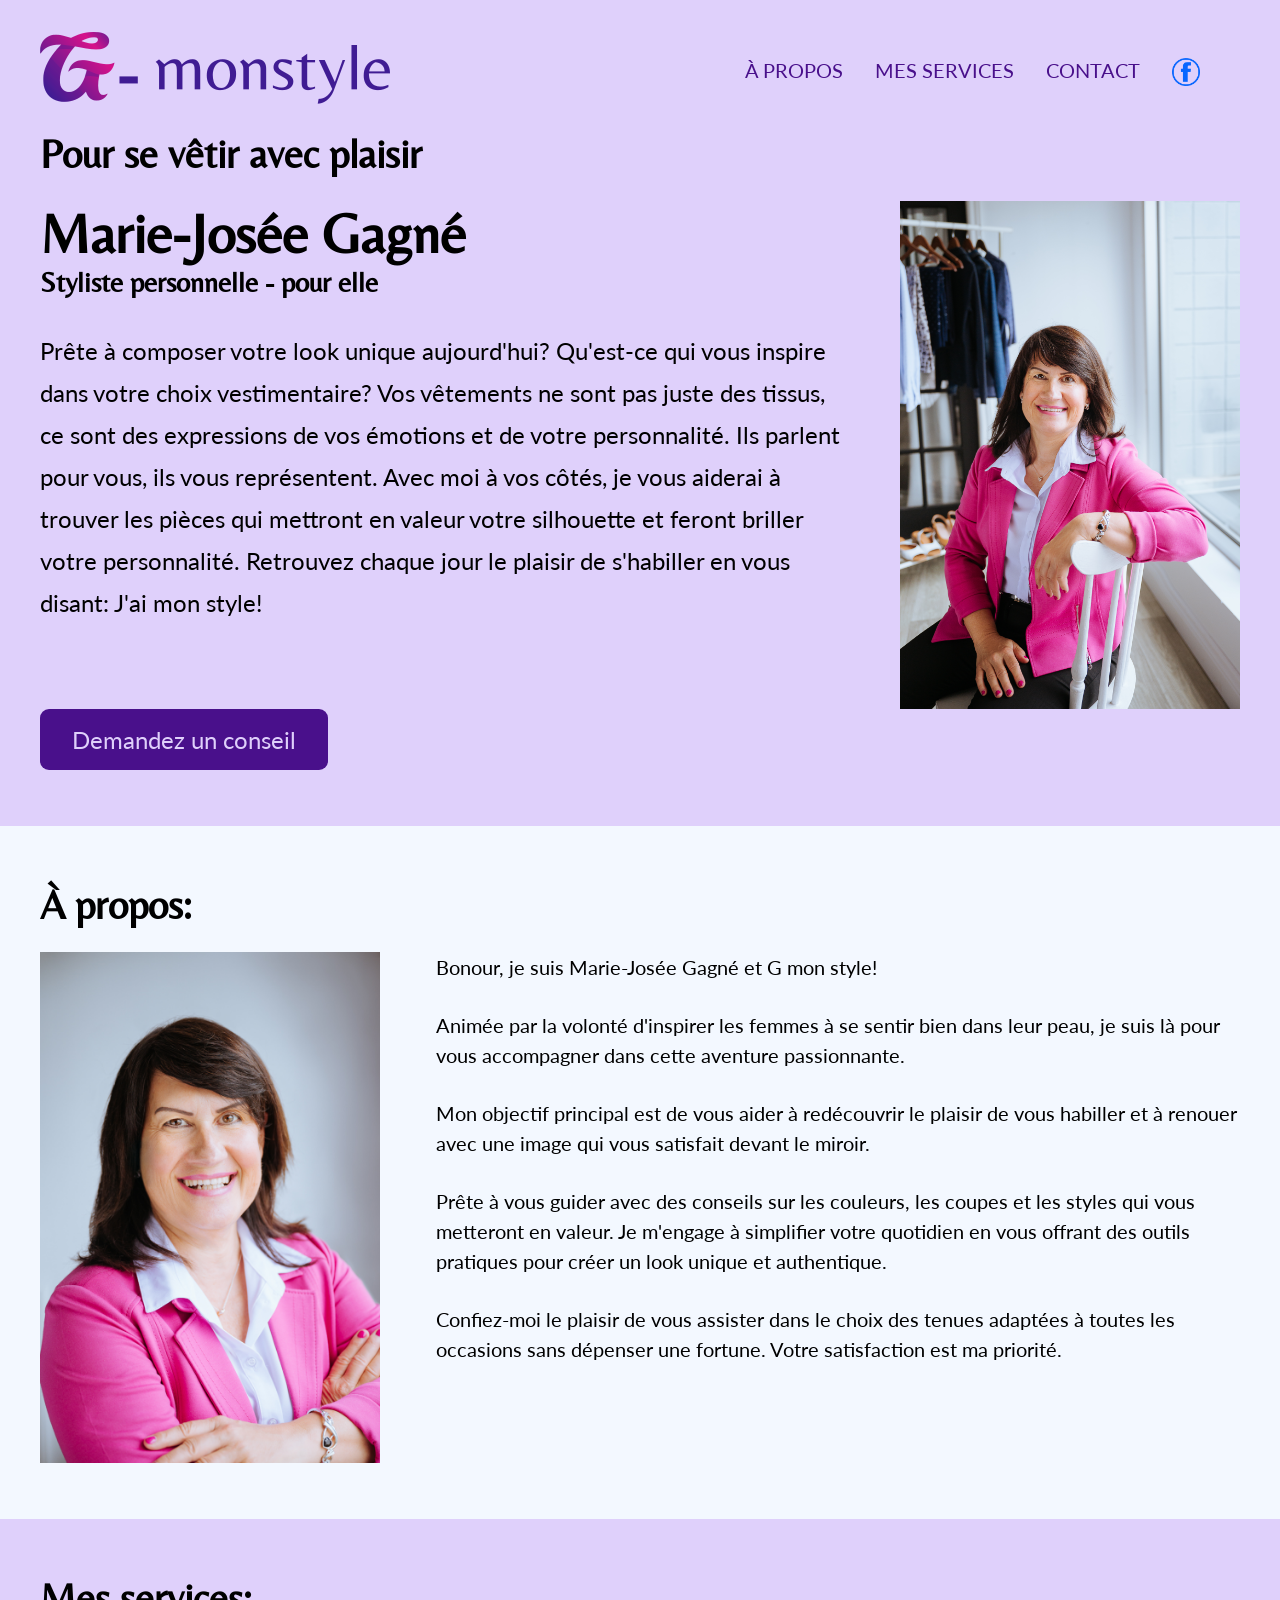
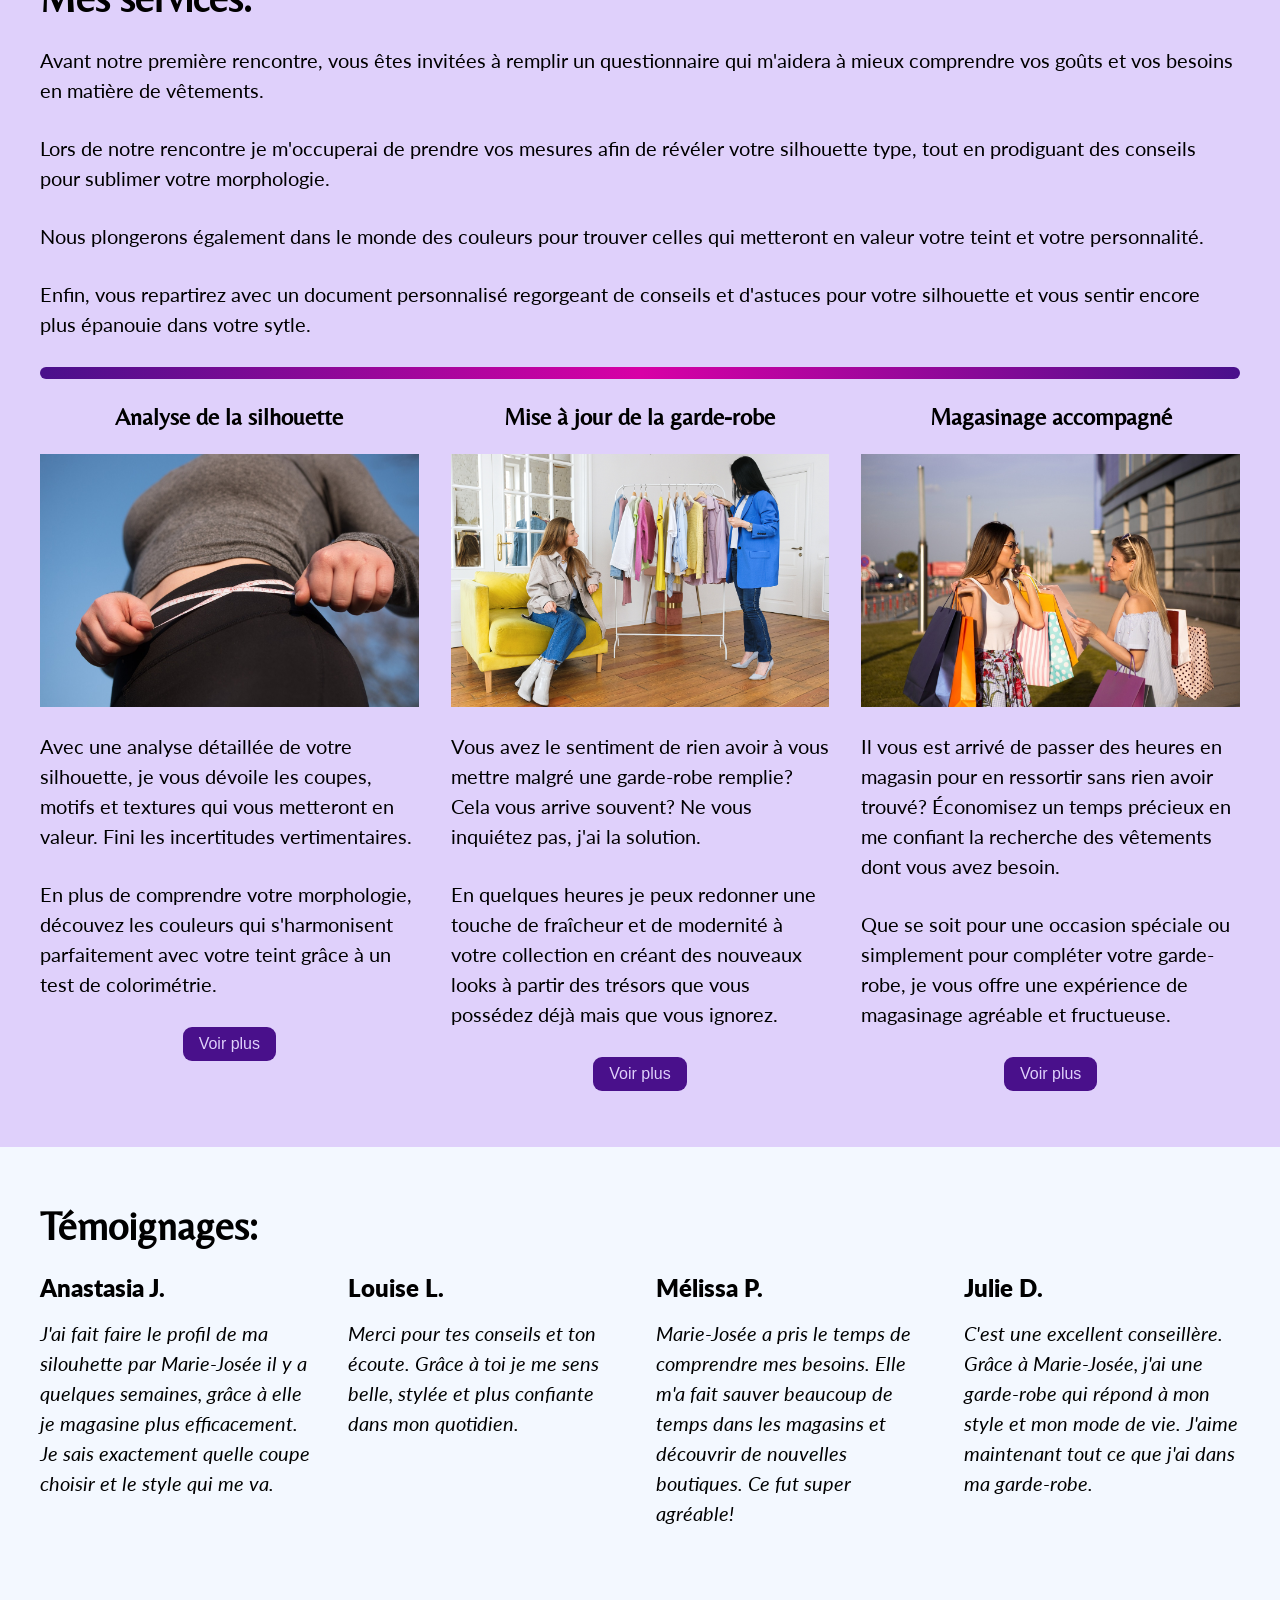
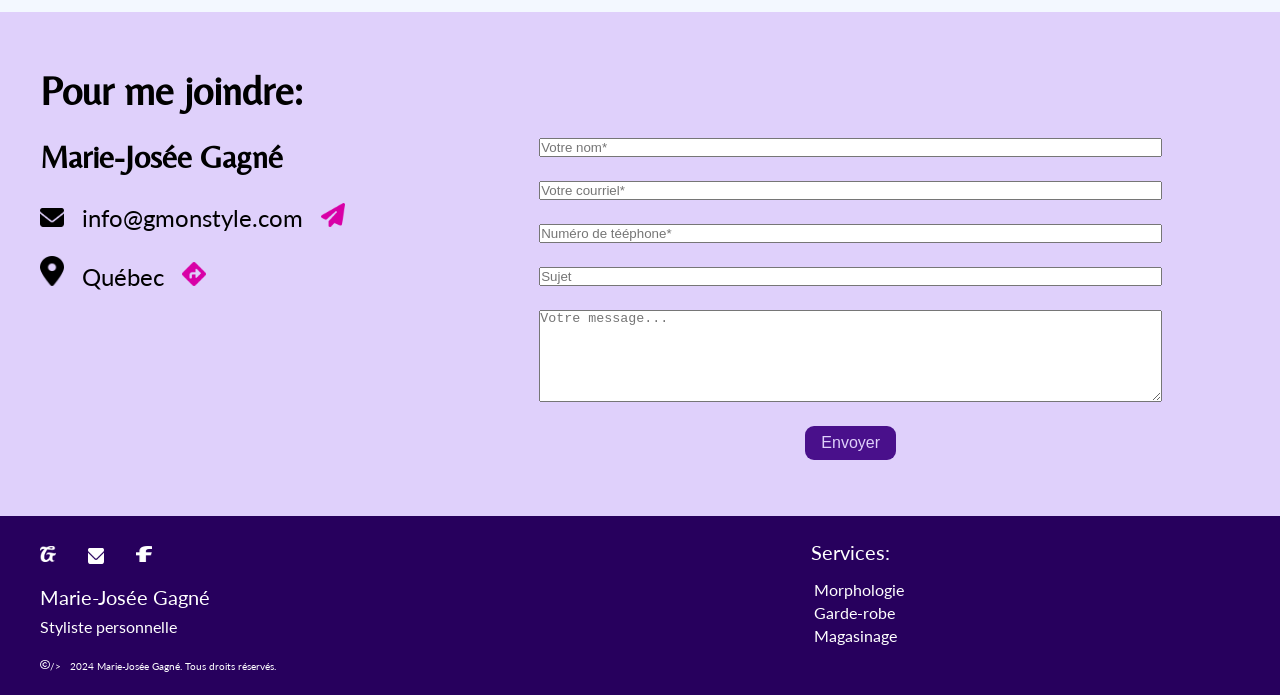
<file: index.html>
<!DOCTYPE html>
<html lang="fr">
    <head>
        <meta charset="UTF-8" />
        <meta http-equiv="X-UA-Compatible" content="IE=edge" />
        <meta name="viewport" content="width=device-width, initial-scale=1.0" />
        <meta
            name="description"
            content="Marie-Josée Gagné Styliste Québec colorimétrie vêtements conseils magasinage"
        />

        <!-- Google Tag Manager -->
        <script>
            (function (w, d, s, l, i) {
                w[l] = w[l] || [];
                w[l].push({
                    "gtm.start": new Date().getTime(),
                    event: "gtm.js",
                });
                var f = d.getElementsByTagName(s)[0],
                    j = d.createElement(s),
                    dl = l != "dataLayer" ? "&l=" + l : "";
                j.async = true;
                j.src = "https://www.googletagmanager.com/gtm.js?id=" + i + dl;
                f.parentNode.insertBefore(j, f);
            })(window, document, "script", "dataLayer", "GTM-5GHGKK77");
        </script>
        <!-- End Google Tag Manager -->

        <meta property="og:local" content="fr_FR" />
        <meta property="og:type" content="website" />
        <meta property="og:title" content="G-monstyle" />
        <meta
            property="og:description"
            content="Marie-Josée Gagné Styliste Québec colorimétrie vêtements conseils magasinage"
        />

        <link rel="stylesheet" href="css/style.css" />
        <link rel="stylesheet" href="css/media.css" />
        <link rel="canonical" href="https://www.gmonstyle.com" />

        <link rel="icon" href="favicon.ico" />
        <link rel="apple-touch-icon" href="/images/apple-touch-icon.png" />

        <link rel="preconnect" href="https://fonts.googleapis.com" />
        <link rel="preconnect" href="https://fonts.gstatic.com" crossorigin />
        <link
            href="https://fonts.googleapis.com/css2?family=Belleza&family=Lato:wght@300;400;700&display=swap"
            rel="stylesheet"
        />

        <title>Marie-Josée Gagné | Styliste personnelle</title>

        <script type="application/ld+json">
            {
                "@context": "https://schema.org",
                "@type": "Organization",
                "name": "G-monstyle",
                "url": "https://www.gmonstyle.com",
                "logo": "https://www.gmonstyle.com/images/logo.png",
                "image": "https://www.gmonstyle.com/images/logoName.png",
                "sameAs": ["https://www.facebook.com/gmonstyle"],
                "address": {
                    "@type": "PostalAddress",
                    "addressLocality": "Quebec",
                    "addressRegion": "Quebec",
                    "postalCode": "G2A 2H2",
                    "addressCountry": "Canada"
                },
                "contactPoint": {
                    "@type": "ContactPoint",
                    "name": "Marie-Josee Gagne",
                    "telephone": "613-406-1966",
                    "email": "info@gmaonstyle.com",
                    "contactType": "Customer Service"
                }
            }
        </script>
    </head>

    <body>
        <!-- Google Tag Manager (noscript) -->
        <noscript
            ><iframe
                src="https://www.googletagmanager.com/ns.html?id=GTM-5GHGKK77"
                height="0"
                width="0"
                style="display: none; visibility: hidden"
            ></iframe
        ></noscript>
        <!-- End Google Tag Manager (noscript) -->
        <header class="header" id="home">
            <nav class="nav-container">
                <img
                    class="nav-logo-img"
                    src="images/logoName.png"
                    alt="G-monstyle logo"
                />

                <ul class="nav-menu">
                    <li class="nav-items">
                        <a href="#about" class="nav-link">À propos</a>
                    </li>
                    <li class="nav-items">
                        <a href="#services" class="nav-link">Mes services</a>
                    </li>
                    <li class="nav-items">
                        <a href="#contact" class="nav-link">Contact</a>
                    </li>

                    <li class="nav-items">
                        <a
                            class="nav-link"
                            href="https://www.facebook.com/Gmonstyle/"
                            target="_blank"
                        >
                            <img
                                class="facebook-icon"
                                src="images/facebook.png"
                                alt="facebook icon"
                            />
                        </a>
                    </li>
                </ul>

                <div class="hamburger">
                    <span class="bar"></span>
                    <span class="bar"></span>
                    <span class="bar"></span>
                </div>
            </nav>
        </header>

        <section class="hero" id="home">
            <div class="container">
                <h2 class="lead">Pour se vêtir avec plaisir</h2>

                <div class="wraper">
                    <img
                        class="marie-josee-hero-img"
                        src="images/marie-josee-hero.png"
                        alt="Marie-Josée Gagné photo"
                    />

                    <h1 class="title-name">Marie-Josée Gagné</h1>
                    <h2 class="styliste">Styliste personnelle - pour elle</h2>

                    <p class="mission">
                        Prête à composer votre look unique aujourd'hui?
                        Qu'est-ce qui vous inspire dans votre choix
                        vestimentaire? Vos vêtements ne sont pas juste des
                        tissus, ce sont des expressions de vos émotions et de
                        votre personnalité. Ils parlent pour vous, ils vous
                        représentent. Avec moi à vos côtés, je vous aiderai à
                        trouver les pièces qui mettront en valeur votre
                        silhouette et feront briller votre personnalité.
                        Retrouvez chaque jour le plaisir de s'habiller en vous
                        disant: J'ai mon style!
                    </p>
                </div>

                <a class="btn contact-link" href="#contact"
                    >Demandez un conseil</a
                >
            </div>
        </section>

        <section class="about">
            <div class="container">
                <h2 class="sub-header" id="about">À propos:</h2>

                <div class="wrapper">
                    <img
                        class="marie-josee-about-img"
                        src="images/marie-josee-about.png"
                        alt="Marie-Josée Gagné photo"
                    />

                    <p class="text">
                        Bonour, je suis Marie-Josée Gagné et G mon style!
                    </p>
                    <p class="text">
                        Animée par la volonté d'inspirer les femmes à se sentir
                        bien dans leur peau, je suis là pour vous accompagner
                        dans cette aventure passionnante.
                    </p>

                    <p class="text">
                        Mon objectif principal est de vous aider à redécouvrir
                        le plaisir de vous habiller et à renouer avec une image
                        qui vous satisfait devant le miroir.
                    </p>

                    <p class="text">
                        Prête à vous guider avec des conseils sur les couleurs,
                        les coupes et les styles qui vous metteront en valeur.
                        Je m'engage à simplifier votre quotidien en vous offrant
                        des outils pratiques pour créer un look unique et
                        authentique.
                    </p>

                    <p class="text">
                        Confiez-moi le plaisir de vous assister dans le choix
                        des tenues adaptées à toutes les occasions sans dépenser
                        une fortune. Votre satisfaction est ma priorité.
                    </p>
                </div>
            </div>
        </section>

        <section class="services">
            <div class="container">
                <h2 class="sub-header" id="services">Mes services:</h2>

                <div>
                    <p class="text">
                        Avant notre première rencontre, vous êtes invitées à
                        remplir un questionnaire qui m'aidera à mieux comprendre
                        vos goûts et vos besoins en matière de vêtements.
                    </p>
                    <p class="text">
                        Lors de notre rencontre je m'occuperai de prendre vos
                        mesures afin de révéler votre silhouette type, tout en
                        prodiguant des conseils pour sublimer votre morphologie.
                    </p>
                    <p class="text">
                        Nous plongerons également dans le monde des couleurs
                        pour trouver celles qui metteront en valeur votre teint
                        et votre personnalité.
                    </p>
                    <p class="text">
                        Enfin, vous repartirez avec un document personnalisé
                        regorgeant de conseils et d'astuces pour votre
                        silhouette et vous sentir encore plus épanouie dans
                        votre sytle.
                    </p>
                </div>

                <hr class="hr-separator" />

                <div class="services-grid">
                    <div class="service1" id="silhouette">
                        <h1 class="service-title">Analyse de la silhouette</h1>
                        <img
                            class="services-img"
                            src="images/serv1-silhouette-1280x853.png"
                            alt="femme qui prend son tour de taille"
                        />
                        <p class="text">
                            Avec une analyse détaillée de votre silhouette, je
                            vous dévoile les coupes, motifs et textures qui vous
                            metteront en valeur. Fini les incertitudes
                            vertimentaires.
                        </p>
                        <p class="text">
                            En plus de comprendre votre morphologie, découvez
                            les couleurs qui s'harmonisent parfaitement avec
                            votre teint grâce à un test de colorimétrie.
                        </p>

                        <p class="text hidden-serv1 hidden">
                            Ce service inclut également la remise d'un document
                            de référence après notre rencontre. Ce guide complet
                            regorge de conseils personnalisés pour des choix
                            vestimentaires éclairés et des combinaisons
                            harmonieuses.
                        </p>

                        <button class="btn show-more-btn">Voir plus</button>

                        <hr class="hr-services" />
                    </div>

                    <div class="service2" id="garde-robe">
                        <h1 class="service-title">
                            Mise à jour de la garde-robe
                        </h1>

                        <img
                            class="services-img"
                            src="images/serv2-panderie-1280x853.png"
                            alt="femme qui choisit vetements dans sa garde-robe"
                        />
                        <p class="text">
                            Vous avez le sentiment de rien avoir à vous mettre
                            malgré une garde-robe remplie? Cela vous arrive
                            souvent? Ne vous inquiétez pas, j'ai la solution.
                        </p>
                        <p class="text">
                            En quelques heures je peux redonner une touche de
                            fraîcheur et de modernité à votre collection en
                            créant des nouveaux looks à partir des trésors que
                            vous possédez déjà mais que vous ignorez.
                        </p>

                        <p class="text hidden-serv2 hidden">
                            Ensemble nous ferons un tri de vos vêtements pour la
                            saison en cours. Vous souhaiterez surement faire
                            quelques essayages tandis que je prendrai soins
                            d'identifier les agencements et les accessoires qui
                            vous mettent en valeur.
                        </p>
                        <p class="text hidden-serv2 hidden">
                            Cette mise à jour de la garde-robe saisonnière vous
                            servira de bon point de départ pour vos prochains
                            achats. En plus de mes recommandations à la fin de
                            notre rencontre, je vous fournirai une liste
                            détaillée sur laquelle j'aurai identifié les
                            vêtements essentiels manquants dans votre
                            garde-robe.
                        </p>
                        <p class="text hidden-serv2 hidden">
                            Vous serez parfaitement préparée pour débuter la
                            saison avec élégance, arborant des vêtements qui
                            reflètent votre style et vous mettent en valeur.
                        </p>

                        <button class="btn show-more-btn">Voir plus</button>

                        <hr class="hr-services" />
                    </div>

                    <div class="service3" id="magasinage">
                        <h1 class="service-title">Magasinage accompagné</h1>
                        <img
                            class="services-img"
                            src="images/serv3-magasinage-1280x853.png"
                            alt="deux femmes tenant des sacs d'achats devant un centre commerciale"
                        />

                        <p class="text">
                            Il vous est arrivé de passer des heures en magasin
                            pour en ressortir sans rien avoir trouvé? Économisez
                            un temps précieux en me confiant la recherche des
                            vêtements dont vous avez besoin.
                        </p>

                        <p class="text">
                            Que se soit pour une occasion spéciale ou simplement
                            pour compléter votre garde-robe, je vous offre une
                            expérience de magasinage agréable et fructueuse.
                        </p>

                        <p class="text hidden-serv3 hidden">
                            Après avoir recueilli toutes les informations
                            nécessaires, je pars seul en boutique pour
                            identifier et préselectionner les vêtements les plus
                            susceptibles de répondre à vos attentes.
                        </p>
                        <p class="text hidden-serv3 hidden">
                            Ensuite je vous rencontre en magasin, afin de vous
                            faire découvrir une expérience d'essayage
                            personnalisée avec des vêtements soigneusement
                            sélectionnés. Je veille à ce que chaque pièce soit
                            ajustée à votre taille et produise l'effet
                            recherché. Vous n'avez aucune pression d'achat,
                            prenez que ce qui vous convient parfaitement.
                        </p>

                        <button class="btn show-more-btn">Voir plus</button>

                        <hr class="hr-services" />
                    </div>
                </div>
            </div>
        </section>

        <section class="reviews">
            <div class="container">
                <h2 class="sub-header">Témoignages:</h2>

                <div class="reviews-grid">
                    <div class="review1">
                        <p class="reviewer">Anastasia J.</p>
                        <p class="text quote">
                            J'ai fait faire le profil de ma silouhette par
                            Marie-Josée il y a quelques semaines, grâce à elle
                            je magasine plus efficacement. Je sais exactement
                            quelle coupe choisir et le style qui me va.
                        </p>
                    </div>
                    <div class="review2">
                        <p class="reviewer">Louise L.</p>
                        <p class="text quote">
                            Merci pour tes conseils et ton écoute. Grâce à toi
                            je me sens belle, stylée et plus confiante dans mon
                            quotidien.
                        </p>
                    </div>
                    <div class="review3">
                        <p class="reviewer">Mélissa P.</p>
                        <p class="text quote">
                            Marie-Josée a pris le temps de comprendre mes
                            besoins. Elle m'a fait sauver beaucoup de temps dans
                            les magasins et découvrir de nouvelles boutiques. Ce
                            fut super agréable!
                        </p>
                    </div>
                    <div class="review4">
                        <p class="reviewer">Julie D.</p>
                        <p class="text quote">
                            C'est une excellent conseillère. Grâce à
                            Marie-Josée, j'ai une garde-robe qui répond à mon
                            style et mon mode de vie. J'aime maintenant tout ce
                            que j'ai dans ma garde-robe.
                        </p>
                    </div>
                </div>
            </div>
        </section>

        <section class="contact">
            <div class="container">
                <h2 class="sub-header" id="contact">Pour me joindre:</h2>

                <div class="contact-grid">
                    <div class="contact-details">
                        <h2 class="contact-name">Marie-Josée Gagné</h2>
                        <p class="contact-email">
                            <!-- Email Envelope icon -->
                            <img
                                class="icon-img"
                                src="images/envelope-icon.png"
                                alt="email icon"
                            />
                            <!-- Email Link n Tooltip-->
                            <a
                                class="email-link tooltip"
                                href="mailto:info@gmonstyle.com"
                            >
                                &nbsp info@gmonstyle.com &nbsp

                                <span class="tooltiptext"
                                    >Envoyer un courriel</span
                                >
                                <!-- Tooltip Send icon -->
                                <img
                                    class="icon-img"
                                    src="images/paper-plane-pink.png"
                                    alt="paper plane tooltip icon"
                                />
                            </a>
                        </p>

                        <p class="contact-location">
                            <!-- Location Google icon -->
                            <img
                                class="icon-img"
                                src="images/location-icon.png"
                                alt="google location icon"
                            />

                            <!-- Location Link n Tooltip-->
                            <a
                                class="location-link tooltip"
                                href="https://maps.app.goo.gl/qC7eBJ1bqKAYKMr37"
                                target="_blank"
                            >
                                &nbsp Québec &nbsp

                                <span class="tooltiptext">Voir sur Google</span>
                                <!-- Tooltip Direction icon -->
                                <img
                                    class="icon-img"
                                    src="images/direction-icon.png"
                                    alt="google direction icon"
                                />
                            </a>
                        </p>
                    </div>

                    <!-- IMPLEMENTED WITH GETform  -->
                    <form
                        class="contact-form"
                        action="https://getform.io/f/PdRZxKdG"
                        method="post"
                    >
                        <input
                            type="text"
                            class="form-control"
                            id="name"
                            name="name"
                            placeholder="Votre nom*"
                            tabindex="1"
                            required
                        />

                        <input
                            type="text"
                            class="form-control"
                            id="name"
                            name="email"
                            placeholder="Votre courriel*"
                            tabindex="2"
                            required
                        />

                        <input
                            type="text"
                            class="form-control"
                            id="telephone"
                            name="telephone"
                            placeholder="Numéro de tééphone*"
                            tabindex="3"
                            required
                        />

                        <input
                            type="text"
                            class="form-control"
                            id="object"
                            name="objet"
                            placeholder="Sujet"
                            tabindex="4"
                        />

                        <textarea
                            rows="6"
                            cols="50"
                            class="form-control"
                            id="message"
                            name="message"
                            placeholder="Votre message..."
                            tabindex="5"
                            onfocus="this.placeholder=''"
                            onblur="this.placeholder='Votre message...'"
                        ></textarea>

                        <button class="btn">Envoyer</button>
                    </form>
                </div>
            </div>
        </section>

        <footer class="footer">
            <div class="container">
                <div class="footer-grid">
                    <div class="col-1">
                        <ul class="footer-links">
                            <li>
                                <a class="home-link" href="#home">
                                    <img
                                        class="footer-link-icon"
                                        src="images/logoWhite.png"
                                        alt="G-monstyle logo"
                                    />
                                </a>
                            </li>
                            <li>
                                <a
                                    class="email-link"
                                    href="mailto:info@gmonstyle.ca"
                                >
                                    <img
                                        class="footer-link-icon"
                                        src="images/envelopeWhite-icon.png"
                                        alt="email icon"
                                    />
                                </a>
                            </li>
                            <li>
                                <a
                                    class="facebook-link"
                                    href="https://www.facebook.com/people/GMON-STYLE-MarieJos%C3%A9e-Gagn%C3%A9-styliste-personnelle/61553007524186/?locale=fr_CA"
                                    target="_blank"
                                >
                                    <img
                                        class="footer-link-icon"
                                        src="images/facebookWhite.png"
                                        alt="facebook icon"
                                    />
                                </a>
                            </li>
                        </ul>

                        <p class="owner-name">Marie-Josée Gagné</p>
                        <p class="owner-title">Styliste personnelle</p>
                        <!-- <p class="copyright">
                            <img class="copyright-icon" src="images/copyrightWhite-icon.png" alt="copyright icon"></img>
                        &nbsp 2024 Marie-Josée Gagné. Tous droits réservés.
                        </p> -->
                    </div>
                    <div class="col-2">
                        <p class="footer-sub-header">Services:</p>
                        <ul class="footer-services-list">
                            <li class="footer-serv-item">
                                <a class="footer-serv-link" href="#silhouette"
                                    >Morphologie</a
                                >
                            </li>
                            <li class="footer-serv-item">
                                <a class="footer-serv-link" href="#garde-robe"
                                    >Garde-robe</a
                                >
                            </li>
                            <li class="footer-serv-item">
                                <a class="footer-serv-link" href="#magasinage"
                                    >Magasinage</a
                                >
                            </li>
                        </ul>
                    </div>
                </div>
                <p class="copyright">
                    <img
                        class="copyright-icon"
                        src="images/copyrightWhite-icon.png"
                        alt="copyright icon"
                    />/> &nbsp 2024 Marie-Josée Gagné. Tous droits réservés.
                </p>
            </div>
        </footer>
        <script src="script.js"></script>
    </body>
</html>
</file>
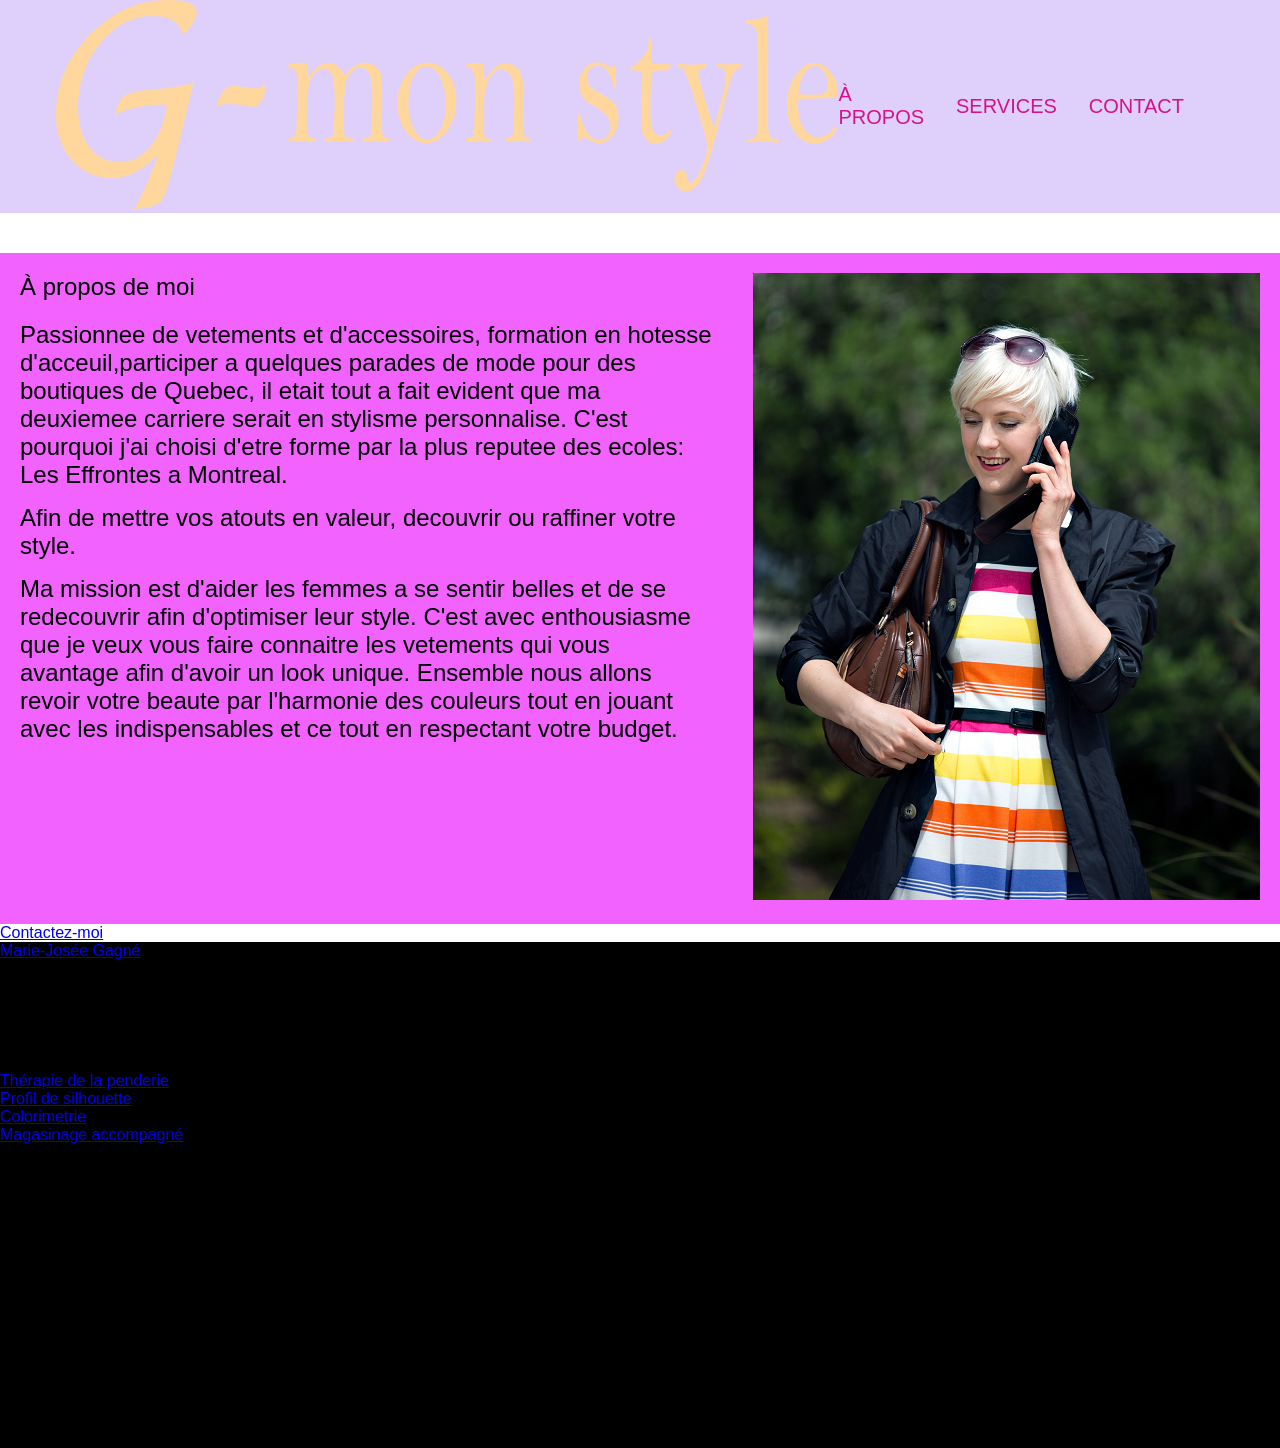
<file: about.html>
<!DOCTYPE html>
<html lang="en">

<head>
    <meta charset="UTF-8" />
    <meta http-equiv="X-UA-Compatible" content="IE=edge" />
    <meta name="viewport" content="width=device-width, initial-scale=1.0" />
    <link href="style.css" rel="stylesheet" />
    <link href="about.css" rel="stylesheet" />
    <link href="https://fonts.googleapis.com/css2?family=Noto+Serif&family=Sacramento&display=swap" rel="stylesheet" />
    <title>G-monStyle</title>

    <body>

        <header>
            <nav class="navbar">
                <a class="nav-logo-img" href="/index.html"><img class="nav-logo-img" src="/images/LogoName.png" /></a>
                <ul class="nav-menu">
                    <li class="nav-items">
                        <a href="#" class="nav-link">À propos</a>
                    </li>
                    <li class="nav-items">
                        <a href="services.html" class="nav-link">Services</a>
                    </li>
                    <li class="nav-items">
                        <a href="contact.html" class="nav-link">Contact</a>
                    </li>
                    <!-- <li class="nav-items">
                        <a href="#" class="nav-link btn-clients">Clients</a>
                    </li> -->
                </ul>

                <div class="hamburger">
                    <span class="bar"></span>
                    <span class="bar"></span>
                    <span class="bar"></span>
                </div>
            </nav>

        </header>

   
        <div class="main-container">
            <div class="about-container">
                <div class="about-txt">
                    <p id="mj" class="apropos">À propos de moi</p>
                    <p class="about p1">Passionnee de vetements et d'accessoires, formation en hotesse d'acceuil,participer a quelques parades de mode pour des boutiques de Quebec, il etait tout a fait evident que ma deuxiemee carriere serait en stylisme personnalise. C'est pourquoi j'ai choisi d'etre forme par la plus reputee des ecoles: <span>Les Effrontes</span> a Montreal.</p>
                    <p class="about p2">Afin de mettre vos atouts en valeur, decouvrir ou raffiner votre style.</p>
                    <p class="about p3">Ma mission est d'aider les femmes a se sentir belles et de se redecouvrir afin d'optimiser leur style. C'est avec enthousiasme que je veux vous faire connaitre les vetements qui vous avantage afin d'avoir un look unique. Ensemble nous allons revoir votre beaute par l'harmonie des couleurs tout en jouant avec les indispensables et ce tout en respectant votre budget.</p>
                </div>
  
                <div class="about-img">
                    <img class="about-img" src="/images/MJ_photo_507x627.png" />
                </div>
          </div>
          <div class="contact-link-container">
            <!-- <p>I am a new container</p> -->
            <a class="link-to-contact-page" href="contact.html">Contactez-moi</a>
          </div>
        </div>
        <!-- End main container   -->
    <footer>
        <div class="footer-container">
            <div class="footer-grid">
                <div class="footer-mj-div">
                    <a class="footer-link-svcs footer-link-mj-name" href="about.html#mj">Marie-Josée Gagné</a>
                    <p class="footer-pname">Styliste personnelle</p>
                    <p class="footer-pname"> 613-406-1966</p>
                    <p class="copyright">&copy Marie-Josée Gagné 2023</p>
                </div>
                <!-- End 1 col footer MJ -->
                <div class="services-links">
                    <div class="serv title">  
                        <p class="footer-services-title">Services</p>
                    </div>
                    <div class="serv serv1">  
                        <a class="footer-link-svcs" href="services.html#penderie">Thérapie de la penderie</a>
                    </div>
                    <div class="serv serv2">
                        <a class="footer-link-svcs" href="services.html#silhouette">Profil de silhouette</a>
                    </div>
                    <div class="serv serv3">
                        <a class="footer-link-svcs" href="services.html#colorimetrie">Colorimetrie</a>
                    </div>
                    <div class="serv serv4">
                        <a class="footer-link-svcs" href="services.html#magasinage">Magasinage accompagné</a>
                    </div>
                </div>
                <!-- End 2nd col services links -->
                <div class="footer-coordinate">
                   <iframe src="https://www.google.com/maps/embed?pb=!1m18!1m12!1m3!1d445442.7583557211!2d-71.15841144553339!3d46.18866191407531!2m3!1f0!2f0!3f0!3m2!1i1024!2i768!4f13.1!3m3!1m2!1s0x4cb9beae26baaa57%3A0x433b4df6d086152e!2sNotre-Dame-des-Pins%2C%20QC!5e0!3m2!1sen!2sca!4v1685483128379!5m2!1sen!2sca" width="400" height="300" style="border:0;" allowfullscreen="" loading="lazy" referrerpolicy="no-referrer-when-downgrade"></iframe>
                </div>
                <!-- End 3rd col footer coordinate -->
            </div>
            <!-- End footer grid -->
        </div>
        <!-- End footer container -->
    </footer>         
   
        <script src="script.js"></script>
    </body>

</html>
</file>
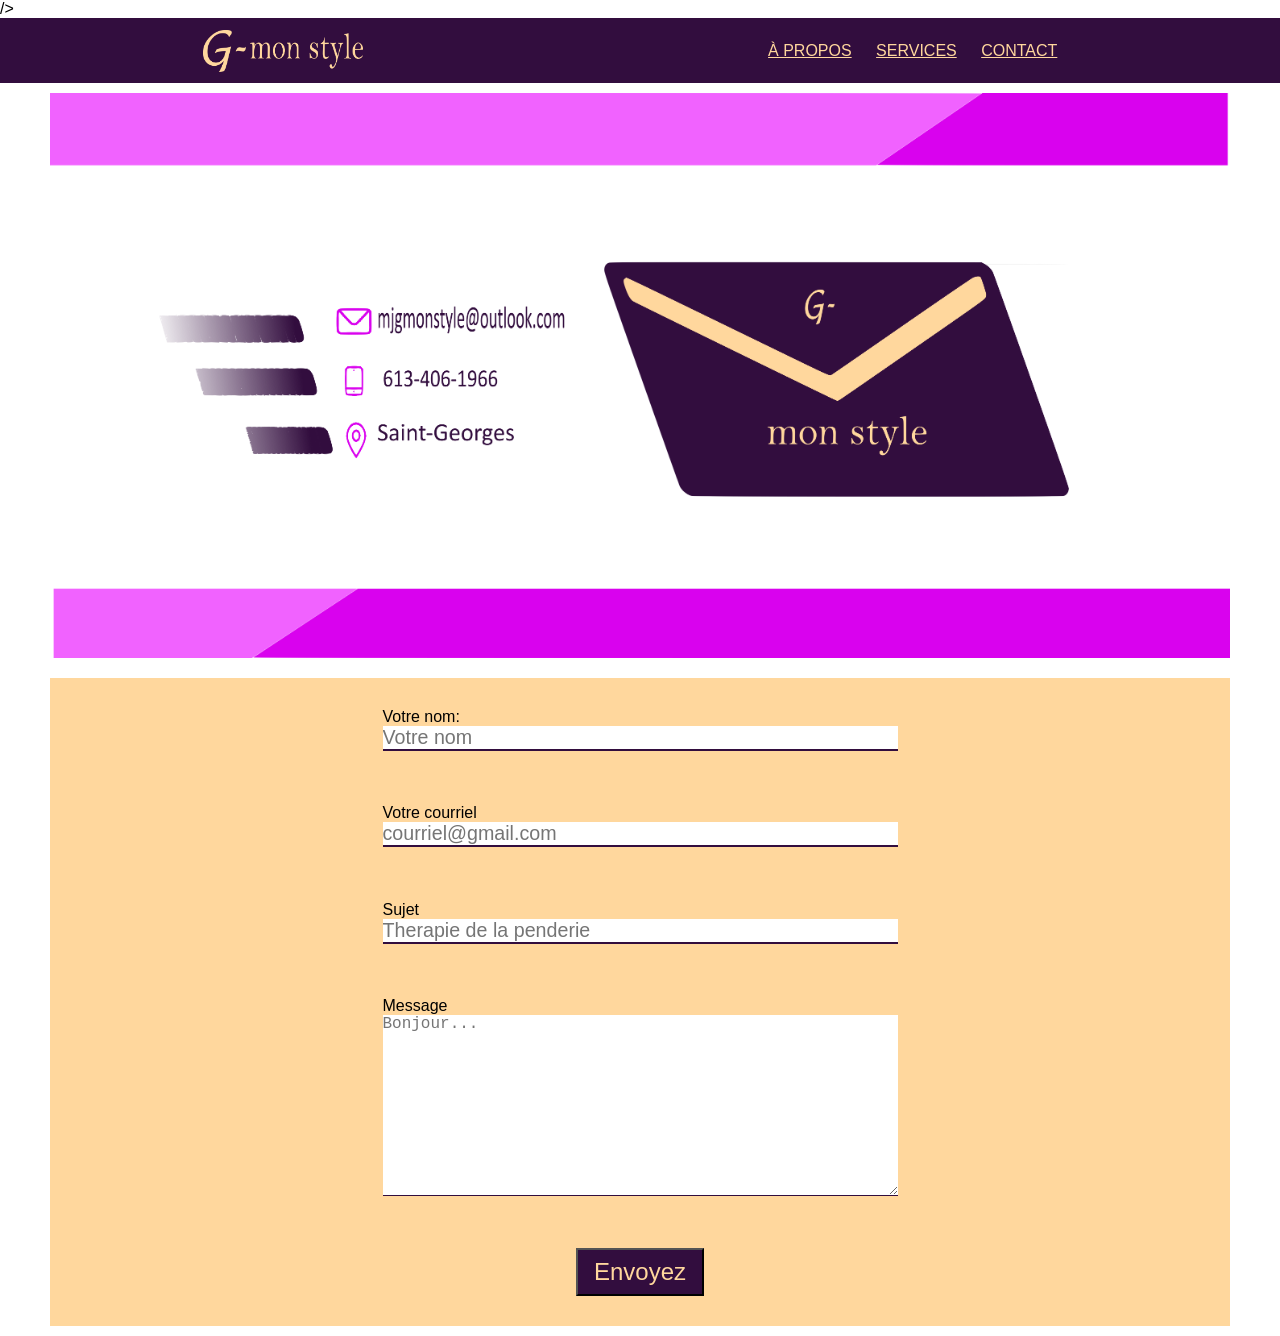
<file: contact.html>
<!DOCTYPE html>
<html lang="en">
  <head>
    <meta charset="UTF-8" />
    <meta http-equiv="X-UA-Compatible" content="IE=edge" />
    <meta name="viewport" content="width=device-width, initial-scale=1.0" />
    <link href="contact.css" rel="stylesheet" />
    <link href="style.css" rel="stylesheet" />
    <link
      href="https://fonts.googleapis.com/css2?family=Noto+Serif&family=Sacramento&display=swap"
      rel="stylesheet"
    />
    <!-- BOOTSTRAP -->
    <!-- <link
      href="https://cdn.jsdelivr.net/npm/bootstrap@5.3.0-alpha3/dist/css/bootstrap.min.css"
      rel="stylesheet"
      integrity="sha384-KK94CHFLLe+nY2dmCWGMq91rCGa5gtU4mk92HdvYe+M/SXH301p5ILy+dN9+nJOZ"
      crossorigin="anonymous" -->
    />
    <title>Gmonstyle_v5</title>
  </head>

  <body>
    <header class="main-header">
      <div class="logo-div">
        <a href="index.html"
          ><img class="logo-header-img" src="images/LogoName.png"
        /></a>
      </div>
      <nav>
        <a class="menue menue1" href="about.html">À propos</a>
        <a class="menue menue2" href="services.html">Services</a>
        <a class="menue menue3" href="contact.html">Contact</a>
        <!-- <button class="btn-clients" href="# ">Clients</button> -->
      </nav>
    </header>

    <!-- IMAGE WITH CONTACT INFO -->
    <div class="contact-container">
      <img class="contact-img" src="images/Contact_email_v3.png" />
    </div>

    <!-- FORM CONTAINER -->

    <div class="form-container">
      <form
        class="contact-form"
        action="https://formsubmit.co/va2aj@hotmail.com"
        method="post"
      >
        <!-- HONEYPOT -->
        <input type="text" name="_honey" style="display: none" />
        <!-- Disable Captcha -->
        <input type="hidden" name="_captcha" value="false" />
        <!-- Re-direct to website after sbmit -->
        <input
          type="hidden"
          name="_next"
          value="https://vagabondideas.github.io/formsubmitdemo//success.html"
        />

        <!-- Resume normal code creating label field -->

        <div class="form-group">
          <label for="name" class="form-label">Votre nom:</label>
          <input
            type="text"
            class="form-control"
            id="name"
            name="name"
            placeholder="Votre nom"
            tabindex="1"
            required
          />
        </div>

        <div class="form-group">
          <label for="email" class="form-label">Votre courriel</label>
          <input
            type="email"
            class="form-control"
            id="email"
            name="email"
            placeholder="courriel@gmail.com"
            tabindex="2"
            required
          />
        </div>
        <div class="form-group">
          <label for="sujet" class="form-label">Sujet</label>
          <input
            type="text"
            class="form-control"
            id="sujet"
            name="sujet"
            placeholder="Therapie de la penderie"
            tabindex="3"
          />
        </div>
        <div class="form-group">
          <label for="message" class="form-label">Message</label>
          <textarea
            rows="10"
            cols="50"
            class="form-control"
            id="message"
            name="message"
            placeholder="Bonjour..."
            tabindex="4"
            required
          ></textarea>
        </div>
        <div class="center-submit">
          <button type="submit" class="btn-submit-msg">Envoyez</button>
        </div>
      </form>
    </div>
    <script src="script.js"></script>
  </body>
</html>
</file>
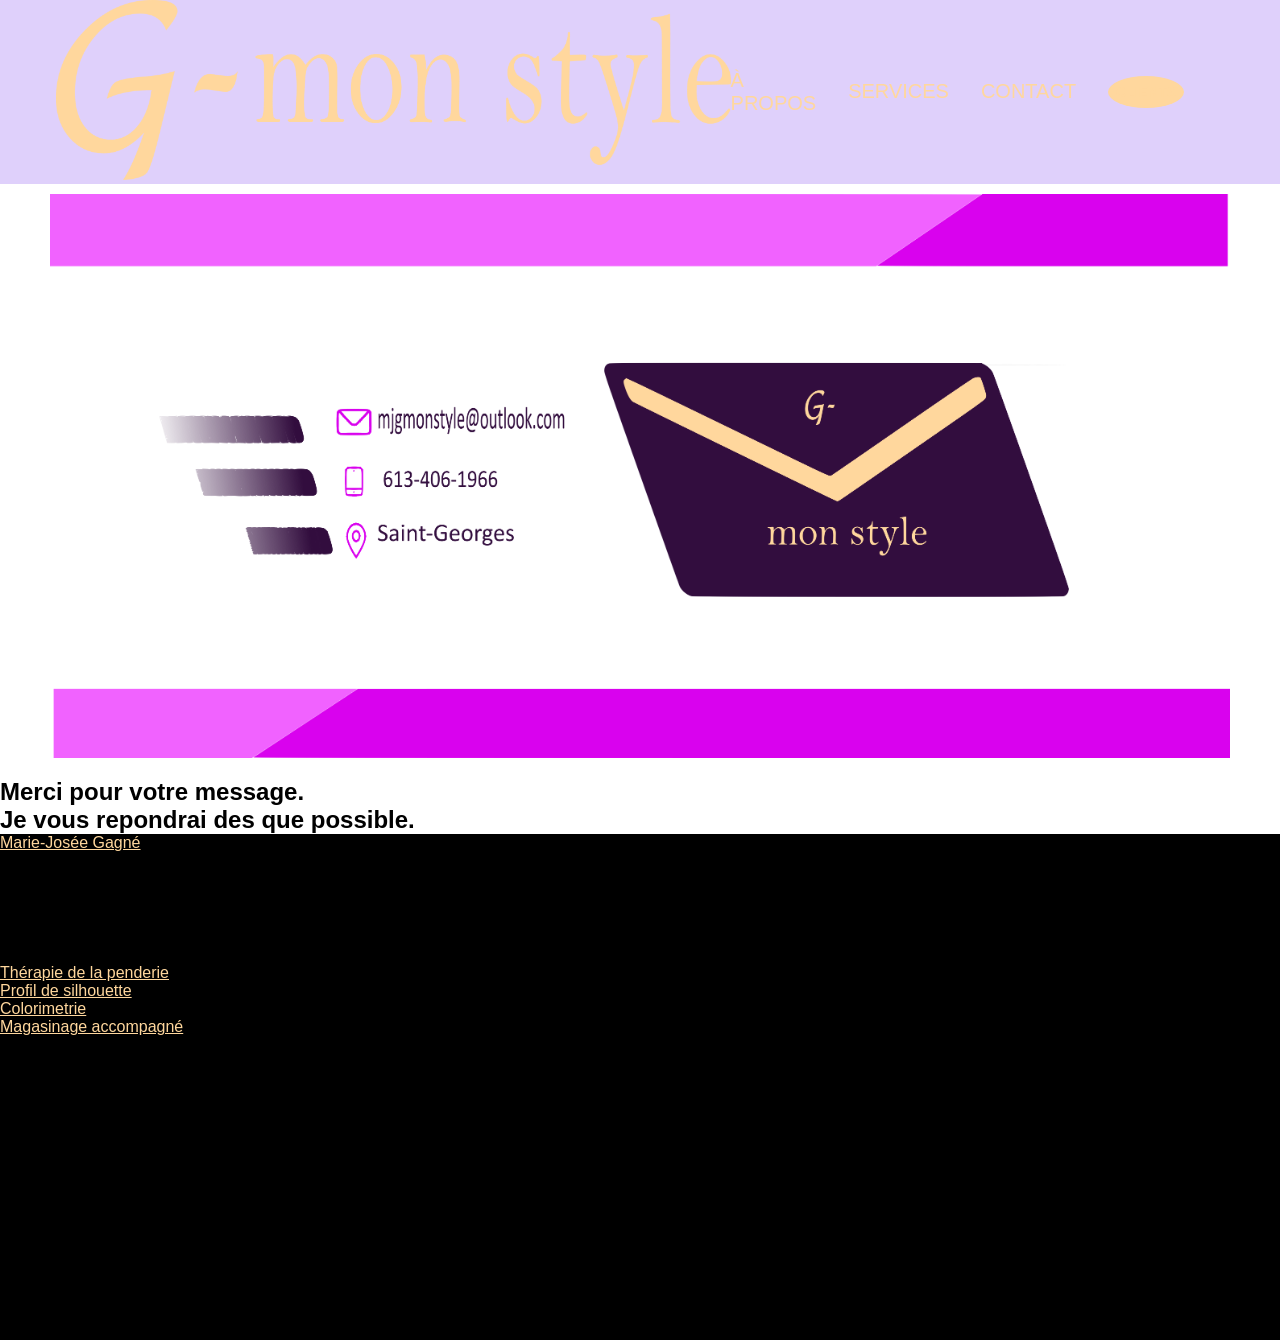
<file: success.html>
<!DOCTYPE html>
<html lang="en">
  <head>
    <meta charset="UTF-8" />
    <meta http-equiv="X-UA-Compatible" content="IE=edge" />
    <meta name="viewport" content="width=device-width, initial-scale=1.0" />
    <link href="style.css" rel="stylesheet" />
    <link href="contact.css" rel="stylesheet" />
    <link
      href="https://fonts.googleapis.com/css2?family=Noto+Serif&family=Sacramento&display=swap"
      rel="stylesheet"
    />
    <title>_v7</title>
  </head>

  <body>
    <header>
      <nav class="navbar">
        <a class="nav-logo-img" href="index.html"
          ><img class="nav-logo-img" src="images/LogoName.png"
        /></a>
        <ul class="nav-menu">
          <li class="nav-items">
            <a href="about.html" class="nav-link">À propos</a>
          </li>
          <li class="nav-items">
            <a href="services.html" class="nav-link">Services</a>
          </li>
          <li class="nav-items">
            <a href="contact.html" class="nav-link">Contact</a>
          </li>
          <li class="nav-items">
            <a href="#" class="nav-link btn-clients">Clients</a>
          </li>
        </ul>

        <div class="hamburger">
          <span class="bar"></span>
          <span class="bar"></span>
          <span class="bar"></span>
        </div>
      </nav>
    </header>

    <!-- IMAGE WITH CONTACT INFO -->
    <div class="contact-container">
      <img class="contact-img" src="images/Contact_email_v3.png" />
    </div>

    <!-- FORM CONTAINER -->

    <div class="success-container">
      <h2>Merci pour votre message.</h2>
      <h2>Je vous repondrai des que possible.</h2>
    </div>
    <footer>
      <div class="footer-container">
        <div class="footer-grid">
          <div class="footer-mj-div">
            <a class="footer-link-svcs footer-link-mj-name" href="about.html#mj"
              >Marie-Josée Gagné</a
            >
            <p class="footer-pname">Styliste personnelle</p>
            <p class="footer-pname">613-406-1966</p>
            <p class="copyright">&copy Marie-Josée Gagné 2023</p>
          </div>
          <!-- End footer MJ -->
          <div class="services-links">
            <div class="serv title">
              <p class="footer-services-title">Services</p>
            </div>
            <div class="serv serv1">
              <a class="footer-link-svcs" href="services.html#penderie"
                >Thérapie de la penderie</a
              >
            </div>
            <div class="serv serv2">
              <a class="footer-link-svcs" href="services.html#silhouette"
                >Profil de silhouette</a
              >
            </div>
            <div class="serv serv3">
              <a class="footer-link-svcs" href="services.html#colorimetrie"
                >Colorimetrie</a
              >
            </div>
            <div class="serv serv4">
              <a class="footer-link-svcs" href="services.html#magasinage"
                >Magasinage accompagné</a
              >
            </div>
          </div>
          <!-- End services links -->
          <div class="footer-coordinate">
            <iframe
              src="https://www.google.com/maps/embed?pb=!1m18!1m12!1m3!1d445442.7583557211!2d-71.15841144553339!3d46.18866191407531!2m3!1f0!2f0!3f0!3m2!1i1024!2i768!4f13.1!3m3!1m2!1s0x4cb9beae26baaa57%3A0x433b4df6d086152e!2sNotre-Dame-des-Pins%2C%20QC!5e0!3m2!1sen!2sca!4v1685483128379!5m2!1sen!2sca"
              width="400"
              height="300"
              style="border: 0"
              allowfullscreen=""
              loading="lazy"
              referrerpolicy="no-referrer-when-downgrade"
            ></iframe>
          </div>
          <!-- End footer coordinate -->
        </div>
        <!-- End footer grid -->
      </div>
      <!-- End footer container -->
    </footer>
  </body>
</html>
</file>
<file: css/style.css>
/* GLOBAL */
* {
    padding: 0;
    margin: 0;
    box-sizing: border-box;
}

html,
body {
    font-family: "Lato", sans-serif;
    font-size: 16px;
    overflow-x: hidden;
}
body {
    position: relative;
}

/* Colors
light  background (same as previous): #dfd0fbff
alt light background: #f3f8ff
accent: #49108b
accent:#d800a6
footer: #27005d
alt dark background: #25076bff
previous version main: #401c93ff
 */

/* ******* UTILITIES **************** */
section {
    padding: 3.5rem 2rem;
}

h1 {
    font-family: "Belleza", sans-serif;
    font-size: 3.5rem;
}

h2 {
    font-family: "Belleza", sans-serif;
    font-size: 2.5rem;
}
h3 {
    font-family: "Belleza", sans-serif;
    font-size: 1.5rem;
}

.service-title {
    font-family: "Belleza", sans-serif;
    font-size: 1.5rem;
}

p {
    font-size: 1.5rem;
}

a {
    text-decoration: none;
    transition: 0.7s ease;
    font-size: 1.25rem;
}

a:hover {
    background-color: #d800a6;
}

.container {
    margin: 0 auto;
    max-width: 1200px;
    display: flex;
    flex-direction: column;
}

.sub-header {
    font-size: 2.5rem;
    padding-bottom: 1.5rem;
}

.tooltip {
    position: relative;
    display: inline-block;
}

.tooltip:hover .tooltiptext {
    visibility: visible;
    opacity: 1;
}

.tooltip .tooltiptext {
    visibility: hidden;
    width: 8rem;
    font-family: "Lato", sans-serif;
    font-size: 0.75rem;
    background-color: #49108b;
    color: #fff;
    text-align: center;
    border-radius: 6px;
    padding: 4px 0px;
    position: absolute;
    z-index: 1;
    bottom: 100%;
    right: 0%;
    opacity: 0;
    transition: opacity 0.3s;
}

.tooltip .tooltiptext::after {
    content: "";
    position: absolute;
    top: 100%;
    left: 50%;
    margin-left: -5px;
    border-width: 5px;
    border-style: solid;
    border-color: #555 transparent transparent transparent;
}

/* ******* HEADER ****************** */
.header {
    background-color: #dfd0fbff;
    display: flex;
    justify-content: center;
    align-items: center;
    padding: 2rem 2rem 0rem 2rem;
}

.nav-container {
    width: 1200px;
    display: flex;
    justify-content: space-between;
    align-items: center;
}

.nav-logo-img {
    max-width: 70%;
}

.nav-menu {
    list-style: none;
    padding-right: 2.5rem;
    display: flex;
    justify-content: space-between;
    align-items: center;
    gap: 2rem;
}

.nav-link {
    color: #49108b;
    text-transform: uppercase;
}

.facebook-icon {
    width: 28px;
    padding-top: 8px;
}

.hamburger {
    display: none;
    cursor: pointer;
}

.bar {
    display: block;
    width: 25px;
    height: 3px;
    margin: 5px auto;
    -webkit-transition: all 0.3s ease-in-out;
    transition: all 0.3s ease-in-out;
    background-color: black;
}

/* ****** Section HERO********** */

.hero {
    background-color: #dfd0fbff;
    padding-top: 1.5rem !important;
}

.wrapper {
    display: inline-block;
    margin: auto;
    width: 100%;
}

.marie-josee-hero-img {
    float: right;
    max-width: 33%;
    padding-left: 3.5rem;
}

.lead {
    padding-bottom: 1.5rem;
}

.styliste {
    font-size: 1.75rem;
    padding-bottom: 2rem;
}

.title-name {
    font-size: 3.5rem;
}

.sub-title {
    font-size: 2.5rem;
    padding-bottom: 2rem;
}

.mission {
    font-size: 1.5rem;
    line-height: 1.75;
    padding-bottom: 3.5rem;
}

.text {
    font-size: 1.25rem;
    line-height: 1.5;
    padding-bottom: 1.75rem;
}

.btn {
    border: none;
    font-size: 1rem;
    background-color: #49108bff;
    color: #dfd0fbff;
    text-decoration: none;
    padding: 8px 16px;
    border-radius: 9px;
    cursor: pointer;
}

.btn:hover {
    background-color: #d800a6;
    color: #f5f5dc;
}

.contact-link {
    align-self: flex-start;
    font-size: 1.5rem;
    padding: 16px 32px;
}

/* ** ABOUT SECTION ** */

.about {
    background-color: #f3f8ff;
}

.marie-josee-about-img {
    max-width: 33%;
    padding-right: 3.5rem;
    float: left;
}

/* ** SERVICES SECTION ** */

.services {
    background-color: #dfd0fbff;
}

.hr-separator {
    height: 0.75rem;
    border: none;
    border-radius: 10px;
    background: linear-gradient(to left, #49108b, #d800a6, #49108b);
    margin-bottom: 1.5rem;
}

.hr-services {
    display: none;
    width: 100%;
    height: 0.75rem;
    border: none;
    border-radius: 10px;
    background: linear-gradient(to left, #49108b, #d800a6, #49108b);
}

.services-grid {
    display: grid;
    grid-template-columns: 1fr 1fr 1fr;
    gap: 2rem;
}

.services-grid > div {
    display: flex;
    flex-direction: column;
    align-items: center; /* Centers button horizontally */
}

.service-title {
    padding-bottom: 1.5rem;
}

.services-img {
    max-width: 100%;
    padding-bottom: 1.5rem;
}

.hidden {
    display: none;
}

/* **** TEMOIGNAGES SECTION ***** */

.reviews {
    background-color: #f3f8ff;
}
.reviews-grid {
    display: grid;
    grid-template-columns: 1fr 1fr 1fr 1fr;
    gap: 2rem;
}

.reviewer {
    font-weight: 800;
    padding-bottom: 1rem;
}

.quote {
    font-style: italic;
}

/* **** CONTACT SECTION ***** */

.contact {
    background-color: #dfd0fbff;
}

.contact-grid {
    display: grid;
    grid-template-columns: 1fr 2fr;
    gap: 2rem;
}

.contact-grid > form {
    display: flex;
    flex-direction: column;
    justify-content: center;
    align-items: center; /* Optional: Center vertically if needed */
}

.contact-name {
    padding-bottom: 1.75rem;
    font-size: 2rem;
}

.icon-img {
    width: 24px;
}

.email-link,
.location-link {
    font-size: 1.5rem;
    color: black;
    margin-bottom: 1.5rem;
}

.form-control {
    width: 80%;
    margin-bottom: 1.5rem;
}

/* *** FOOTER *** */

footer {
    background-color: #27005d;
    padding: 1.5rem 2rem;
}

.footer-grid {
    display: grid;
    grid-template-columns: 1fr 2fr;
    gap: 2rem;
}

/* *** col-1 *** */
.footer-links {
    list-style: none;
    display: flex;
    align-items: center;
    gap: 2rem;
    padding-bottom: 1rem;
}

.footer-link-icon {
    width: 1rem;
    height: 1rem;
}

.owner-name {
    font-size: 1.25rem;
    color: white;
    padding-bottom: 0.5rem;
}
.owner-title {
    font-size: 1rem;
    color: white;
    padding-bottom: 1.5rem;
}

.copyright {
    font-size: 0.6rem;
    color: white;
}

.copyright-icon {
    width: 0.6rem;
}

/* *** Col-2 *** */

.col-2 {
    display: flex;
    flex-direction: column; /* Stack items vertically */
    align-items: center; /* Center items horizontally */
}

.footer-sub-header {
    font-size: 1.25rem;
    color: white;
    padding-bottom: 1rem;
}

.footer-services-list {
    list-style: none;
    margin-left: 1rem;
}
.footer-serv-item {
    padding-bottom: 0.25rem;
}

.footer-serv-link {
    font-size: 1rem;
    color: white;
    text-decoration: none;
}
</file>
<file: css/media.css>
/* 1em = 20px */
/* Medium Devices (Tablet) Target 992px and smaller */
@media (max-width: 49.6em) {
    section {
        padding: 2rem 2rem;
    }
    .hamburger {
        display: block;
        padding-right: 2rem;
    }
    .hamburger.active .bar:nth-child(2) {
        opacity: 0;
    }
    .hamburger.active .bar:nth-child(1) {
        transform: translateY(8px) rotate(45deg);
        background-color: white;
    }
    .hamburger.active .bar:nth-child(3) {
        transform: translateY(-8px) rotate(-45deg);
        background-color: white;
    }

    .nav-menu.active {
        left: 0;
    }
    .nav-menu {
        flex-direction: column;
        position: fixed;
        left: -100%;
        top: 1.5rem;
        gap: 1rem;
        background-color: #27005d;
        padding: 16px 0px;
        width: 100%;
        text-align: center;
        transition: 0.3s;
    }

    .nav-link {
        color: #dfd0fbff;
        font-size: 1rem;
    }

    .nav-logo-img {
        max-width: 50%;
    }

    .contact-grid {
        grid-template-columns: 1fr 2fr;
    }

    .sub-header {
        font-size: 2rem;
    }

    .contact-name {
        font-size: 1.75rem;
    }

    .icon-img {
        width: 16px;
    }

    .email-link,
    .location-link {
        font-size: 1.25rem;
        margin-bottom: 1.25rem;
    }

    .contact-grid {
        display: grid;
        grid-template-columns: 1fr 1fr;
        gap: 1.5rem;
    }

    .form-control {
        width: 100%;
    }

    .footer-grid {
        display: grid;
        grid-template-columns: 1fr 1fr;
        gap: 1.5rem;
    }
}

/* 1em = 20px */
/* Small Devices - Target 768px and smaller */
@media (max-width: 38.4em) {
    .styliste {
        font-size: 2rem;
    }
}

/* 1em = 20px 
Extra Small (Smartphone) Target 700px and smaller
Display = 1 column */
@media (max-width: 35em) {
    section {
        padding: 1.5rem 2rem;
    }

    .sub-header {
        font-size: 1.5rem;
        padding-bottom: 1rem;
    }

    .text {
        font-size: 1.1rem;
        line-height: 1.75;
        padding-bottom: 1rem;
    }

    .lead,
    .styliste {
        font-size: 1.5rem;
        padding-bottom: 1rem;
    }
    .title-name {
        font-size: 2rem;
    }
    .marie-josee-hero-img {
        display: none;
    }
    .mission {
        font-size: 1.25rem;
        line-height: 1.75;
        padding-bottom: 1.25rem;
    }
    .contact-link {
        font-size: 1rem;
        padding: 8px 16px;
    }
    .marie-josee-about-img {
        max-width: 50%;
        padding-right: 1rem;
        float: left;
    }

    .services-grid {
        display: grid;
        grid-template-columns: 1fr;
        gap: none;
    }

    .hr-services {
        display: block;
        margin-top: 1.25rem;
    }

    .services-img {
        padding-bottom: 1rem;
    }

    .btn {
        font-size: 0.75rem;
        padding: 6px 12px;
    }

    .reviews {
        display: none;
    }
    .contact {
        background-color: #f3f8ff;
    }

    .contact-name {
        padding-bottom: 0.5rem;
    }

    .contact-grid {
        display: grid;
        grid-template-columns: 1fr;
        gap: none;
    }

    .form-control {
        width: 100%;
    }

    .footer-link-icon {
        width: 0.75rem;
        height: 0.75rem;
    }

    .owner-name {
        font-size: 1rem;
        padding-bottom: 0.25rem;
    }

    .owner-title {
        font-size: 0.75rem;
        padding-bottom: 1.5rem;
    }

    .footer-sub-header {
        font-size: 1rem;
    }
    .footer-serv-link {
        font-size: 0.75rem;
    }
}
</file>
<file: style.css>
* {
    padding: 0;
    margin: 0;
    box-sizing: border-box;
}

body {
    font-family: "Lato", sans-serif;
}

/* Colors
blue: #401c93ff
background: #dfd0fbff
pink: #d7118aff
back: #fffffdff */

.utility-container {
    margin: 0 auto;
    max-width: 1200px;
}

h1 {
    font-family: "Belleza", sans-serif;
    font-size: 3.5rem;
}

h2 {
    font-family: "Belleza", sans-serif;
    font-size: 2.5rem;
}
h3 {
    font-family: "Belleza", sans-serif;
    font-size: 2rem;
}

p {
    font-size: 1.5rem;
}

header {
    background-color: #dfd0fbff;
    display: flex;
    justify-content: center;
    align-items: center;
}

.navbar {
    /* LE CONTAINER */
    width: 1200px;
    padding: 0 1rem;
    min-height: 64px;
    display: flex;
    justify-content: space-between;
    align-items: center;
}

.nav-logo-img {
    width: 100%;
}

.nav-menu {
    /* UL A DROITE DU FLEX CONTAINER */
    padding-right: 2.5rem;
    display: flex;
    justify-content: space-between;
    align-items: center;
    gap: 32px;
}

.navbar li {
    list-style: none;
}

.navbar a {
    text-decoration: none;
    color: #d7118aff;
}

.nav-link {
    transition: 0.7s ease;
    /* color: #ffd79d; */
    font-size: 1.25rem;
    font-weight: 400;
    text-transform: uppercase;
}

.nav-link:hover {
    color: #f162ff;
}

/* HAMBURGER DIV */

.hamburger {
    display: none;
    cursor: pointer;
}

.bar {
    display: block;
    width: 25px;
    height: 3px;
    margin: 5px auto;
    -webkit-transition: all 0.3s ease-in-out;
    transition: all 0.3s ease-in-out;
    background-color: black;
}

/* SWITCH TO HAMBURGER AND TURN INTO AN X */

@media (max-width: 768px) {
    .hamburger {
        display: block;
    }
    .hamburger.active .bar:nth-child(2) {
        opacity: 0;
    }
    .hamburger.active .bar:nth-child(1) {
        transform: translateY(8px) rotate(45deg);
    }
    .hamburger.active .bar:nth-child(3) {
        transform: translateY(-8px) rotate(-45deg);
    }
    .nav-menu {
        flex-direction: column;
        position: fixed;
        left: -100%;
        top: 64px;
        gap: 0;
        background-color: #d902ee;
        width: 100%;
        text-align: center;
        transition: 0.3s;
    }
    .nav-items {
        margin: 10px 0;
    }
    .nav-menu.active {
        left: 0;
    }
}
/* END HUMBERGER
******************************************************** */

.section-hero {
    background-color: #dfd0fbff;
}

.grid-hero-container {
    padding: 5rem 1rem;
    display: grid;
    grid-template-columns: 2fr 1fr;
    gap: 3.5rem;
    align-items: center;
}

.slogan {
    font-family: "Belleza", sans-serif;
    font-size: 3.5rem;
    padding-bottom: 1rem;
}

@media (max-device-width: 1010px) {
    .slogan {
        font-size: 2rem;
        color: red;
    }
    .nav-logo-img {
        width: 75%;
    }
}

.styliste-personnelle {
    margin-bottom: 4rem;
}

.mission {
    line-height: 1.25;
    padding-bottom: 4rem;
}

.mj-hero-image {
    max-width: 100%;
}

.btn-contact:link,
.btn-contact:visited {
    font-size: 1.5rem;
    background-color: #401c93ff;
    color: white;
    text-decoration: none;
    display: inline-block;
    padding: 16px 32px;
    border-radius: 9px;
    /* position: absolute;
    left: 50%;
    transform: translate(-50%); */
}

/* ** SERVICE SECTION ** */

.flex-services-container {
    /* display: flex;
    justify-content: center;
    align-items: center; */
    margin: 5rem 0;
}

.coming-soon {
    font-size: 3.5rem;
    text-align: center;
}

/* **** CONTACT SECTION ***** */

#contact-section {
    padding-top: 1rem;
    /* background-color: pink; */
    background-color: #dfd0fbff;
}

.contact-header-container {
    display: flex;
    justify-content: center;
    height: 5rem;
}

.grid-contact-container {
    display: grid;
    grid-template-columns: 1fr 1fr;
    gap: 2.5rem;
    justify-items: center;
    align-items: center;
    padding: 5rem 0;
}

.left-side {
    grid-row: 1/3;
    display: grid;
    place-items: center;
}

.mj-contact-img {
    max-width: 80%;
}

.contact-phone-icon {
    stroke: purple;
    width: 24px;
    height: 24px;
}
.contact-details-tel {
    padding: 1em 0;
}

.contact-details-email {
    padding-bottom: 1em;
}

.email-link {
    cursor: pointer;
    text-decoration: none;
    color: black;
    font-size: 2rem;
    padding-bottom: 1em;
}

.contact-location-icon {
    stroke: purple;
    width: 24px;
}

/* **** FORM in the Grid-contact-container  *** */

.contact-form-container {
    width: 100%;
    /* display: none; */
    /* background-color: aqua; */
}

.thank-you-container {
    display: none;
}

.form-group {
    margin-bottom: 1.5em;
}

.form-control {
    font-size: 1.23em;
    width: 100%;
}

.btn-send-container {
    display: grid;
    place-items: center;
}

.btn-send-form {
    font-size: 1.5rem;
    background-color: #401c93ff;
    color: white;
    text-decoration: none;
    display: inline-block;
    padding: 16px 32px;
    border-radius: 9px;
    justify-self: center;
    cursor: pointer;
}

/* *** FOOTER *** */
footer {
    background-color: black;
}
.grid-footer-container {
    padding: 2rem 1rem;
    display: grid;
    grid-template-columns: 2fr 1fr;
    gap: 2.5rem;
    justify-items: center;
    align-items: center;
    color: white;
}

.google {
    width: 100%;
}

/* *** SERVICES TRIAL **** */

.section-container {
    background-color: bisque;
}

.section-title-container {
    /* display: flex;
    justify-content: center; */
    text-align: center;
}

.flex-container {
    display: flex;
    justify-content: center;
    /* align-content: center; */
    align-items: center;
    gap: 50px;
}

.right-container {
    max-width: 30%;
}
.test-img {
    width: 100%;
}
.bottom-1row-container {
    text-align: center;
}

/* ** TESTING GRID ** */

/* .grid-container {
    display: grid;
    grid-template-columns: 1fr 1fr;
    gap: 50px;
}
.bottom-grid-row {
    grid-column: 1/3;
    background-color: aquamarine;
} */
</file>
<file: about.css>
.about-container {
  margin-top: 40px;
  display: flex;
  justify-content: center;
  gap: 40px;
  align-items: top;
  background-color: #f162ff;
  padding: 20px 20px;
  /* margin-bottom: 40px; */
}
.about-txt {
  font-size: 1.5rem;
}
.apropos {
  margin-bottom: 20px;
}
.about {
  margin-bottom: 15px;
}

/* .new-container {
  display: flex;
  justify-content: center;
}

.link-style {
  font-size: 1.5rem;
  text-decoration: none;
  background-color: #320d3e;
  color: #ffd79d;
  padding: 8px 16px;
} */
</file>
<file: contact.css>
* {
  margin: 0;
  padding: 0;
}

/* *** BAR MENUE *** */

.main-header {
  display: flex;
  justify-content: space-around;
  align-items: center;
  background-color: #320d3e;
  /* color: #ffd79d; */
  height: 65px;
  /* padding-bottom: 35px; */
}

.logo-div {
  position: relative;
}

.logo-header-img {
  /* position: absolute; */
  left: -40px;
  width: 10rem;
  padding-top: 5px;
}

.menue {
  font-size: 1rem;
  /* font-family: Verdana, Geneva, Tahoma, sans-serif; */
  text-transform: uppercase;
  color: #ffd79d;
  height: auto;
}

.btn-clients {
  text-align: center;
  text-transform: uppercase;
  color: #320d3e;
  font-size: 14px;
  font-weight: bold;
  padding: 8px;
  border-radius: 75%;
  background-color: #ffd79d;
}

a:link {
  color: #ffd79d;
}

a:hover {
  color: #f162ff;
}

a:active {
  color: #ffd79d;
}

.menue1 {
  margin-right: 20px;
}

.menue2 {
  margin-right: 20px;
}

.menue3 {
  margin-right: 20px;
}

/* IMAGE WITH CONTACT INFO */

.contact-container {
  margin-top: 10px;
  display: flex;
  justify-content: center;
  align-items: center;
}

.contact-img {
  max-width: 1180px;
  margin-bottom: 20px;
}

/* FORM CONTAINER */

.form-container {
  display: flex;
  justify-content: center;
  margin: auto;
  max-width: 1180px;
  background-color: #ffd79d;
  padding-top: 30px;
  padding-bottom: 30px;
}

.form-group {
  /* margin-bottom: 1.5em; */
  margin: auto;
}

.form-label {
  font-size: 16px;
  display: block;
}

.form-control {
  box-shadow: none;
  border-color: #320d3e;
  border-style: none none solid none;
  width: 100%;
  font-size: 1.25em;
  margin-bottom: 1.5em;
}

.center-submit {
  display: flex;
}

.btn-submit-msg {
  margin: auto;
  font-size: 1.5rem;
  text-decoration: none;
  background-color: #320d3e;
  color: #ffd79d;
  padding: 8px 16px;
}

h2 {
  font-size: 1.5rem;
}
</file>
